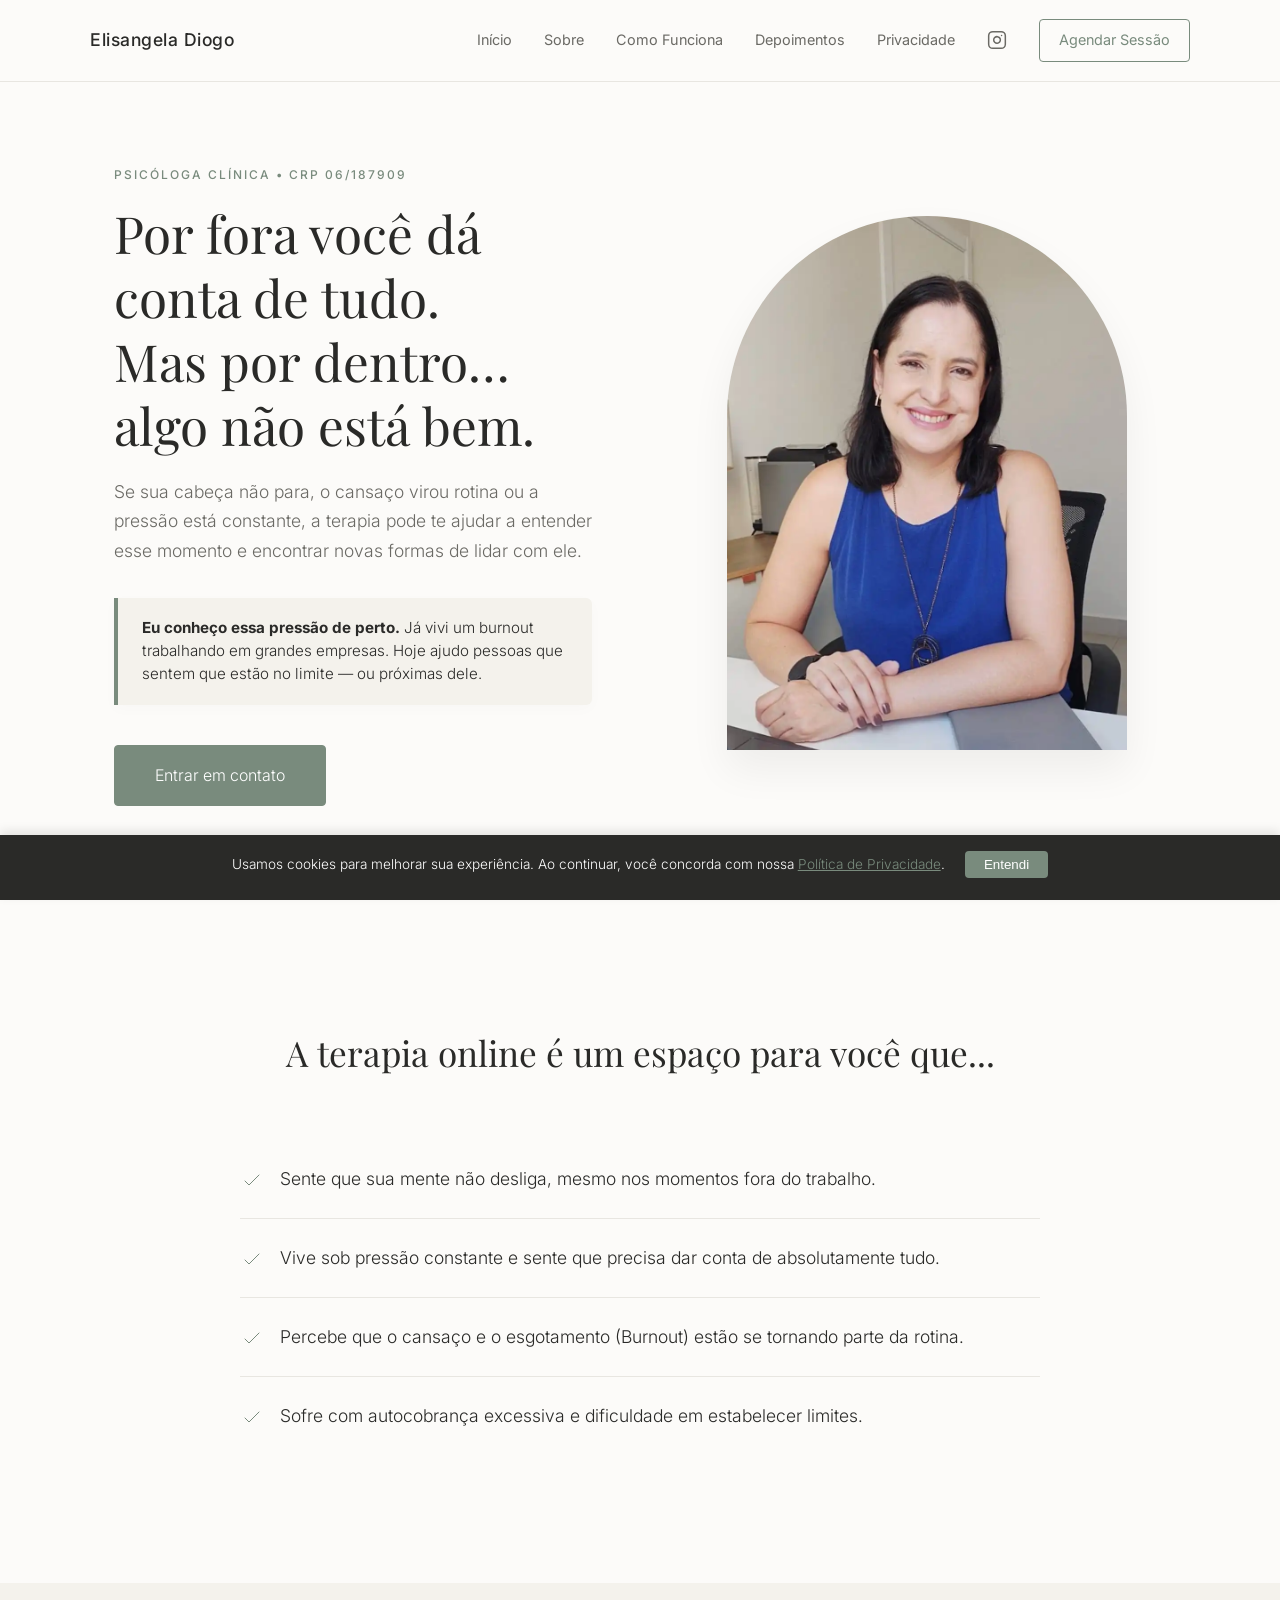
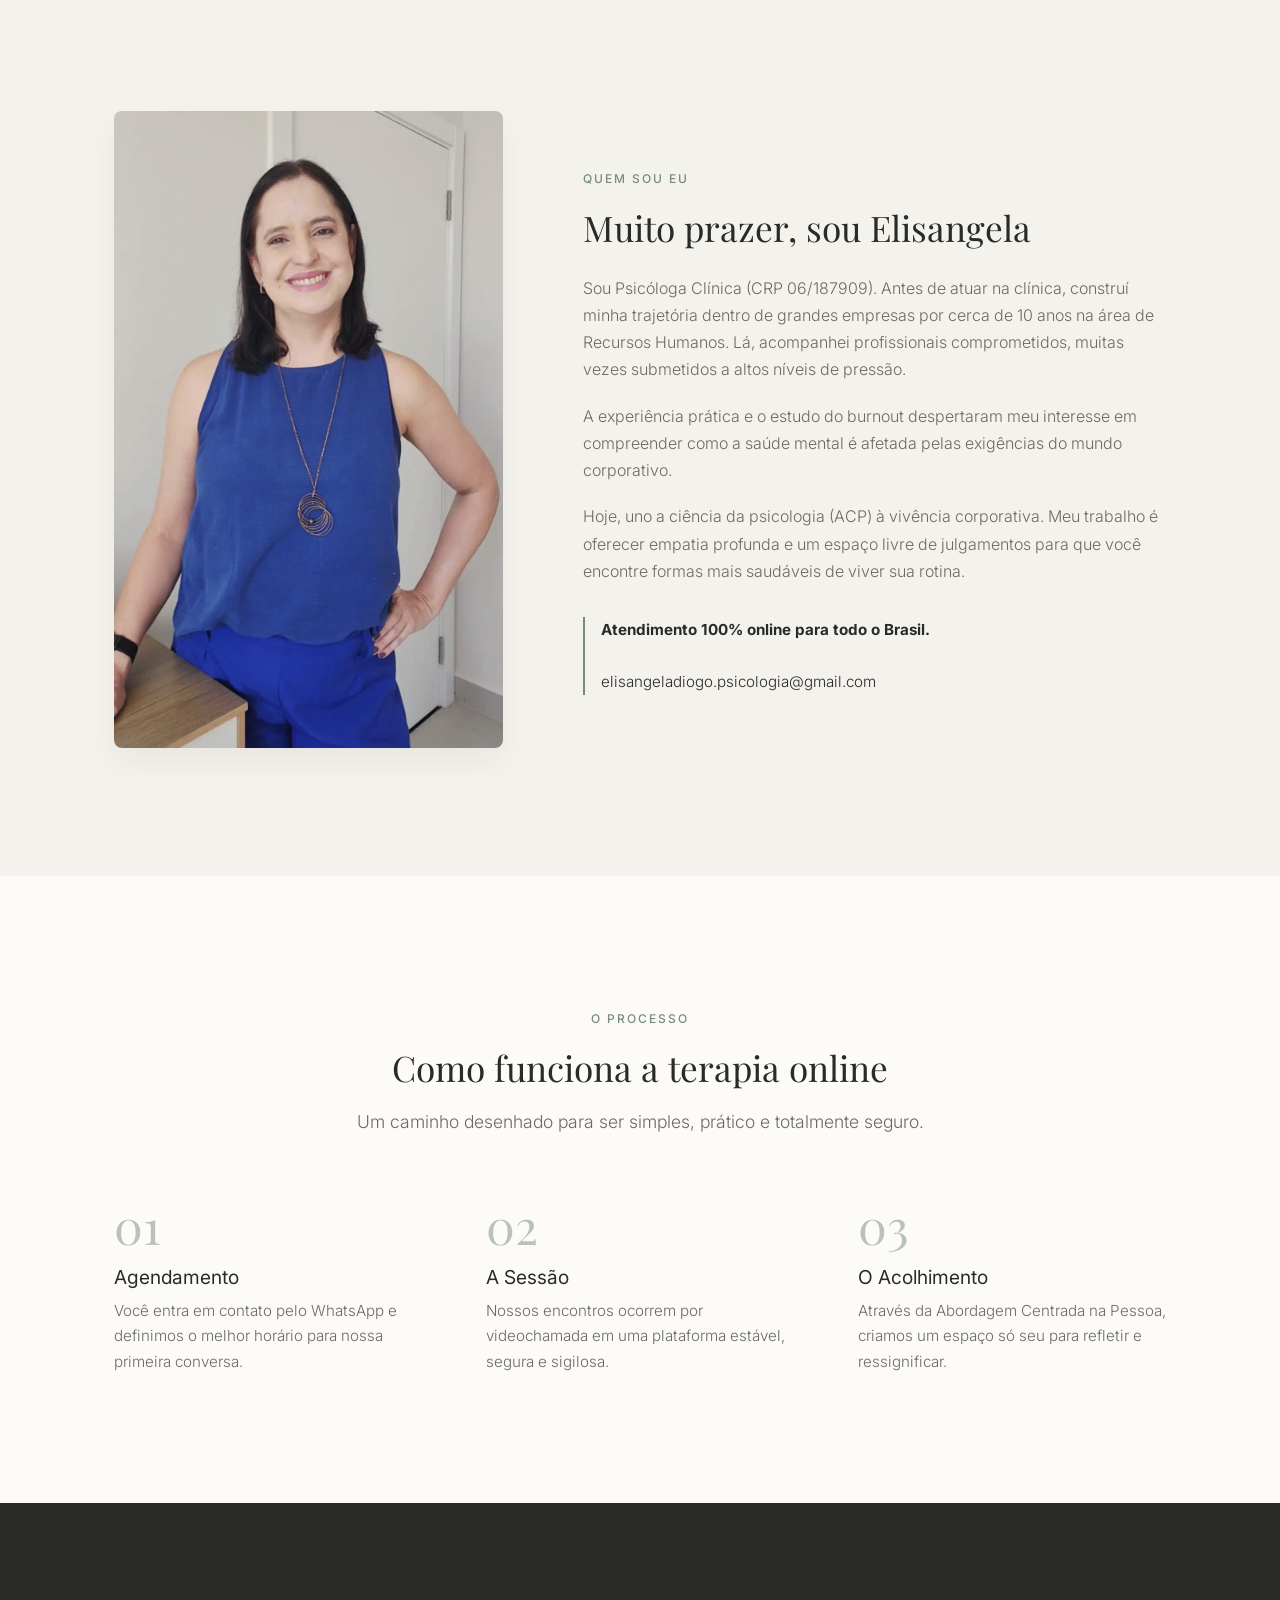
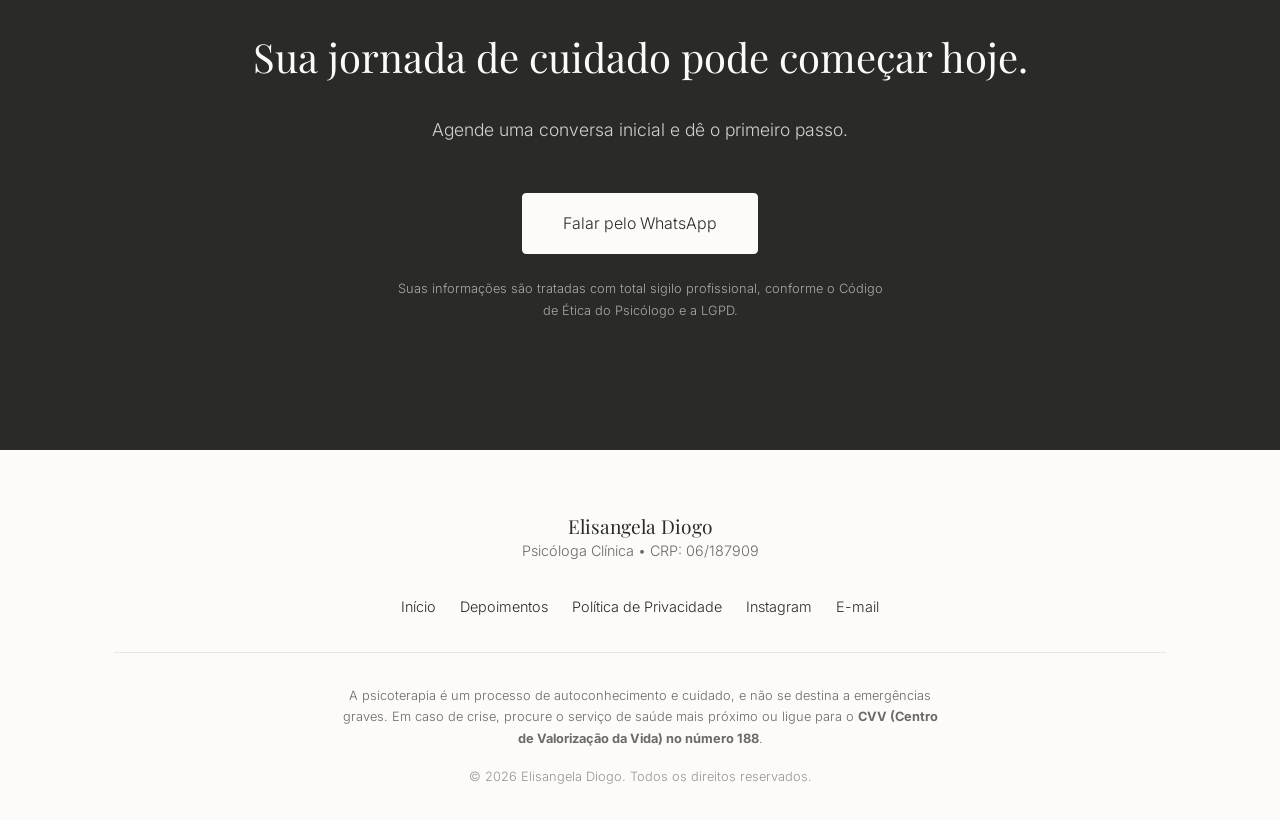
<file: index.html>
<!DOCTYPE html>
<html lang="pt-BR">
<head>
    <meta charset="UTF-8">
    <meta name="viewport" content="width=device-width, initial-scale=1.0">
    <title>Psicóloga Online | Elisangela Diogo - Terapia Humanista (ACP)</title>
    <meta name="description" content="Terapia online para mulheres que carregam o peso do dia a dia. Encontre alívio da ansiedade, insegurança e burnout. Agende sua conversa inicial agora. CRP 06/187909.">
    
    <script type="application/ld+json">
    {
      "@context": "https://schema.org",
      "@type": "MedicalBusiness",
      "name": "Elisangela Diogo - Psicologia Clínica",
      "image": "https://elisangeladiogopsicologa.com.br/img/Elisangela.webp",
      "@id": "https://elisangeladiogopsicologa.com.br",
      "url": "https://elisangeladiogopsicologa.com.br",
      "telephone": "+5511965762304",
      "address": {
        "@type": "PostalAddress",
        "addressLocality": "São Paulo",
        "addressRegion": "SP",
        "addressCountry": "BR"
      },
      "medicalSpecialty": "Psychotherapy",
      "proprietor": {
        "@type": "Person",
        "name": "Elisangela Diogo",
        "jobTitle": "Psicóloga Clínica",
        "identifier": "CRP 06/187909"
      }
    }
    </script>

    <!-- Google Tag Manager -->
    <script>(function(w,d,s,l,i){w[l]=w[l]||[];w[l].push({'gtm.start':
    new Date().getTime(),event:'gtm.js'});var f=d.getElementsByTagName(s)[0],
    j=d.createElement(s),dl=l!='dataLayer'?'&l='+l:'';j.async=true;j.src=
    'https://www.googletagmanager.com/gtm.js?id='+i+dl;f.parentNode.insertBefore(j,f);
    })(window,document,'script','dataLayer','GTM-NPBCTMJB');</script>
    <!-- End Google Tag Manager -->
    
    <link rel="icon" href="img/Elisangela.jpg" type="image/png">
    <meta property="og:type" content="website">
    <meta property="og:title" content="Psicóloga Online | Elisangela Diogo - Terapia Humanista (ACP)">
    <meta property="og:description" content="Por fora você dá conta de tudo. Mas por dentro… algo não está bem. Encontre um espaço seguro na terapia online para lidar com a pressão.">
    <meta property="og:image" content="img/Elisangela.webp"> 
    <meta property="og:url" content="https://elisangeladiogopsicologa.com.br">
    <meta name="robots" content="index, follow">
    
    <link rel="preconnect" href="https://fonts.googleapis.com">
    <link rel="preconnect" href="https://fonts.gstatic.com" crossorigin>
    <link rel="preload" as="style" href="https://fonts.googleapis.com/css2?family=Inter:wght@300;400;500;600&family=Playfair+Display:ital,wght@0,400;0,500;0,600;1,400&display=swap">
    <link rel="stylesheet" href="https://fonts.googleapis.com/css2?family=Inter:wght@300;400;500;600&family=Playfair+Display:ital,wght@0,400;0,500;0,600;1,400&display=swap" media="print" onload="this.media='all'">
    <noscript>
        <link rel="stylesheet" href="https://fonts.googleapis.com/css2?family=Inter:wght@300;400;500;600&family=Playfair+Display:ital,wght@0,400;0,500;0,600;1,400&display=swap">
    </noscript>

    <style>
        :root { 
            --bg-main: #FCFBF9;
            --bg-alt: #F4F2EC;
            --text-dark: #2A2A28;
            --text-muted: #6B6A65;
            --accent: #798B7D;
            --accent-hover: #5F6E62;
            --border-light: #E8E6E1;
            --white: #ffffff;
            --transition: all 0.4s cubic-bezier(0.25, 0.8, 0.25, 1);
        }

        * { margin: 0; padding: 0; box-sizing: border-box; }
        html { scroll-behavior: smooth; }
        
        body { 
            font-family: 'Inter', sans-serif; 
            background-color: var(--bg-main); 
            color: var(--text-dark); 
            line-height: 1.7; 
            -webkit-font-smoothing: antialiased; 
            font-weight: 300;
        }

        .font-serif { font-family: 'Playfair Display', serif; }
        .container { width: 100%; max-width: 1100px; margin: 0 auto; padding: 0 1.5rem; }

        header { 
            background: rgba(252, 251, 249, 0.9); 
            backdrop-filter: blur(12px); 
            position: fixed; 
            top: 0; left: 0; right: 0; 
            z-index: 50; 
            border-bottom: 1px solid var(--border-light);
            transition: var(--transition);
        }

        .header-content { display: flex; justify-content: space-between; align-items: center; padding: 1.2rem 0; }
        .logo { font-weight: 500; font-size: 1.1rem; color: var(--text-dark); text-decoration: none; letter-spacing: 0.5px; }

        nav.desktop-nav { display: none; gap: 2rem; align-items: center; }
        nav.desktop-nav a { 
            color: var(--text-muted); 
            text-decoration: none; 
            font-size: 0.9rem; 
            font-weight: 400; 
            transition: var(--transition); 
        }
        nav.desktop-nav a:hover, nav.desktop-nav a.active { color: var(--accent); }

        /* Estilo do Ícone Social no Header */
        .social-icon {
            display: flex;
            align-items: center;
            color: var(--text-muted);
            transition: var(--transition);
        }
        .social-icon:hover { color: var(--accent); transform: translateY(-1px); }

        .btn-outline {
            border: 1px solid var(--accent);
            color: var(--accent) !important;
            padding: 0.5rem 1.2rem;
            border-radius: 4px;
            transition: var(--transition);
        }
        .btn-outline:hover { background: var(--accent); color: var(--white) !important; }

        #menu-btn { background: none; border: none; cursor: pointer; color: var(--text-dark); display: block; }
        #mobile-menu { 
            display: none; background: var(--bg-main); padding: 2rem 1.5rem; 
            border-top: 1px solid var(--border-light); position: absolute; width: 100%; left: 0; 
            box-shadow: 0 10px 15px -3px rgba(0,0,0,0.05);
        }
        #mobile-menu.active { display: block; animation: slideDown 0.3s ease forwards; }
        #mobile-menu a { display: block; padding: 1rem 0; color: var(--text-dark); text-decoration: none; font-size: 1.1rem; border-bottom: 1px solid var(--border-light); }
        #mobile-menu .mobile-social { display: flex; gap: 1rem; padding-top: 1.5rem; justify-content: center; }

        @keyframes slideDown { from { opacity: 0; transform: translateY(-10px); } to { opacity: 1; transform: translateY(0); } }

        .btn-primary { 
            background: var(--accent); color: var(--white); padding: 1rem 2.5rem; border-radius: 4px; 
            text-decoration: none; display: inline-block; font-size: 1rem; transition: var(--transition); border: 1px solid var(--accent);
        }
        .btn-primary:hover { background: transparent; color: var(--accent); }

        .badge { color: var(--accent); font-size: 0.75rem; text-transform: uppercase; letter-spacing: 2px; font-weight: 500; display: inline-block; margin-bottom: 1rem; }

        section { padding: 8rem 0; }
        .text-center { text-align: center; }
        h1, h2, h3 { color: var(--text-dark); font-weight: 400; line-height: 1.3; }
        
        .section-header { margin-bottom: 4rem; max-width: 800px; margin-left: auto; margin-right: auto; text-align: center;}
        .section-header h2 { font-size: 2.2rem; margin-bottom: 1rem; }
        .section-header p { color: var(--text-muted); font-size: 1.1rem; }

        #inicio { padding-top: 10rem; padding-bottom: 6rem; }
        .hero-flex { display: flex; flex-direction: column; gap: 2.5rem; align-items: center; }
        .hero-text { flex: 1; text-align: center; }
        .hero-text h1 { font-size: 2rem; margin-bottom: 1rem; line-height: 1.25; }
        .hero-text > p { font-size: 1.05rem; color: var(--text-muted); max-width: 600px; margin: 0 auto 1.5rem; }

        .connection-block { background: var(--bg-alt); border-left: 4px solid var(--accent); padding: 1rem 1.2rem; border-radius: 0 6px 6px 0; margin: 0 auto 2rem; max-width: 600px; text-align: left; box-shadow: 0 4px 15px rgba(0,0,0,0.02); }
        .connection-block p { margin: 0; font-size: 0.9rem; color: var(--text-dark); line-height: 1.5; }
        
        .hero-img-cont { flex: 1; display: flex; justify-content: center; width: 100%; }
        .hero-img { 
            width: 100%; 
            max-width: 400px; 
            height: auto; 
            aspect-ratio: 3/4; 
            object-fit: cover; 
            object-position: center 20%; 
            border-radius: 200px 200px 0 0; 
            box-shadow: 0 20px 40px rgba(0,0,0,0.06); 
        }

        .minimal-list { list-style: none; max-width: 800px; margin: 0 auto; }
        .minimal-list li { padding: 1.5rem 0; border-bottom: 1px solid var(--border-light); font-size: 1.1rem; display: flex; align-items: flex-start; gap: 1rem; }
        .minimal-list li:last-child { border-bottom: none; }
        .minimal-list li svg { width: 24px; height: 24px; color: var(--accent); flex-shrink: 0; margin-top: 4px; }

        #sobre { background-color: var(--bg-alt); }
        .about-grid { display: grid; grid-template-columns: 1fr; gap: 4rem; align-items: center; }
        .about-img { width: 100%; max-width: 400px; height: auto; object-fit: cover; border-radius: 8px; margin: 0 auto; display: block; box-shadow: 0 15px 30px rgba(0,0,0,0.05); filter: sepia(10%) contrast(95%); }
        .about-text p { margin-bottom: 1.2rem; color: var(--text-muted); }

        .steps-grid { display: grid; grid-template-columns: 1fr; gap: 3rem; }
        .step-item { text-align: left; }
        .step-number { font-family: 'Playfair Display', serif; font-size: 3rem; color: var(--accent); opacity: 0.5; line-height: 1; margin-bottom: 1rem; }
        .step-item h3 { font-size: 1.2rem; margin-bottom: 0.5rem; }
        .step-item p { color: var(--text-muted); font-size: 0.95rem; }

        .testimonials-grid { display: grid; grid-template-columns: 1fr; gap: 2rem; }
        .testimonial-card { background: var(--white); padding: 2.5rem; border-radius: 8px; border: 1px solid var(--border-light); box-shadow: 0 4px 20px rgba(0,0,0,0.02); display: flex; flex-direction: column; transition: var(--transition); }
        .testimonial-card:hover { box-shadow: 0 10px 30px rgba(0,0,0,0.05); transform: translateY(-5px); }
        .quote-icon { color: var(--accent); width: 30px; height: 30px; margin-bottom: 1.5rem; opacity: 0.4; }
        .testimonial-text { font-style: italic; color: var(--text-muted); margin-bottom: 2rem; flex-grow: 1; }
        .testimonial-author { font-weight: 500; color: var(--text-dark); font-size: 0.9rem; border-top: 1px solid var(--border-light); padding-top: 1rem; }

        #contato { background: var(--text-dark); color: var(--bg-main); text-align: center; padding: 8rem 0; }
        #contato h2 { color: var(--bg-main); font-size: 2.5rem; margin-bottom: 2rem; }
        #contato .btn-primary { background: var(--bg-main); color: var(--text-dark); border-color: var(--bg-main); }
        #contato .btn-primary:hover { background: transparent; color: var(--bg-main); }
        .disclaimer { font-size: 0.8rem; color: rgba(255,255,255,0.6); margin-top: 1.5rem; max-width: 500px; margin-left: auto; margin-right: auto; }

        footer { padding: 4rem 0 2rem; text-align: center; font-size: 0.9rem; color: var(--text-muted); }
        .footer-nav { display: flex; justify-content: center; gap: 1.5rem; margin: 2rem 0; flex-wrap: wrap; }
        .footer-nav a, .footer-nav button { color: var(--text-dark); text-decoration: none; background: none; border: none; font-size: 0.9rem; cursor: pointer; font-family: inherit; }
        .footer-nav a:hover, .footer-nav button:hover { color: var(--accent); }
        .footer-bottom { border-top: 1px solid var(--border-light); padding-top: 2rem; margin-top: 2rem; font-size: 0.8rem; }
        
        #privacy-view, #depoimentos-view { display: none; padding-top: 10rem; padding-bottom: 5rem; min-height: 80vh; }
        .content-box { max-width: 700px; margin: 0 auto; }
        .content-box h1 { margin-bottom: 2rem; text-align: center; }
        .content-box p { margin-bottom: 1.5rem; color: var(--text-muted); }

        .fade-in-section { opacity: 0; transform: translateY(30px); transition: 1s ease-out; }
        .fade-in-section.is-visible { opacity: 1; transform: translateY(0); }

        #cookie-banner { position: fixed; bottom: 0; left: 0; right: 0; background: var(--text-dark); color: var(--white); padding: 1rem; text-align: center; z-index: 9999; font-size: 0.85rem; display: none; box-shadow: 0 -4px 10px rgba(0,0,0,0.1); }
        #cookie-banner p { margin: 0 0 0.5rem 0; display: inline-block; margin-right: 1rem; }
        #cookie-banner a { color: var(--accent); text-decoration: underline; }
        #cookie-banner button { background: var(--accent); color: var(--white); border: none; padding: 0.4rem 1.2rem; border-radius: 4px; cursor: pointer; font-weight: 500; }

        @media (min-width: 768px) {
            nav.desktop-nav { display: flex; }
            #menu-btn { display: none; }
            .hero-flex { flex-direction: row; text-align: left; gap: 4rem; }
            .hero-text { text-align: left; padding-right: 2rem; }
            .hero-text h1 { font-size: 3.2rem; margin-bottom: 1.2rem; }
            .hero-text > p { margin: 0 0 2rem 0; font-size: 1.1rem; }
            .connection-block { margin: 0 0 2.5rem 0; padding: 1.2rem 1.5rem; }
            .connection-block p { font-size: 0.95rem; }
            .about-grid { grid-template-columns: 4fr 6fr; gap: 5rem; }
            .steps-grid { grid-template-columns: repeat(3, 1fr); gap: 4rem; }
            .testimonials-grid { grid-template-columns: repeat(3, 1fr); }
        }
    </style>
</head>
<body>

    <!-- Google Tag Manager (noscript) -->
    <noscript><iframe src="https://www.googletagmanager.com/ns.html?id=GTM-NPBCTMJB" height="0" width="0" style="display:none;visibility:hidden"></iframe></noscript>
    
    <header id="main-header">
        <div class="container header-content">
            <a href="#inicio" class="logo" aria-label="Voltar à página inicial">Elisangela Diogo</a>
            
            <nav class="desktop-nav">
                <a href="#inicio">Início</a>
                <a href="#sobre">Sobre</a>
                <a href="#como-funciona">Como Funciona</a>
                <a href="#depoimentos">Depoimentos</a>
                <a href="#privacidade">Privacidade</a>
                
                <a href="https://www.instagram.com/elisangeladiogopsi/" target="_blank" rel="noopener noreferrer" class="social-icon" aria-label="Siga no Instagram">
                    <svg width="20" height="20" viewBox="0 0 24 24" fill="none" stroke="currentColor" stroke-width="1.8" stroke-linecap="round" stroke-linejoin="round"><rect x="2" y="2" width="20" height="20" rx="5" ry="5"></rect><path d="M16 11.37A4 4 0 1 1 12.63 8 4 4 0 0 1 16 11.37z"></path><line x1="17.5" y1="6.5" x2="17.51" y2="6.5"></line></svg>
                </a>

                <a href="https://wa.me/5511965762304" target="_blank" rel="noopener noreferrer" class="btn-outline" aria-label="Agendar sessão de terapia pelo WhatsApp">Agendar Sessão</a>
            </nav>

            <button id="menu-btn" aria-label="Abrir menu de navegação">
                <svg width="24" height="24" fill="none" stroke="currentColor" stroke-width="1.5" viewBox="0 0 24 24"><path d="M4 6h16M4 12h16M4 18h16"></path></svg>
            </button>
        </div>
        
        <div id="mobile-menu">
            <a href="#inicio" onclick="closeMenu();">Início</a>
            <a href="#sobre" onclick="closeMenu();">Sobre Mim</a>
            <a href="#como-funciona" onclick="closeMenu();">Como Funciona</a>
            <a href="#depoimentos" onclick="closeMenu();">Depoimentos</a>
            <a href="#privacidade" onclick="closeMenu();">Privacidade</a>
            <a href="https://wa.me/5511965762304" target="_blank" rel="noopener noreferrer" style="color: var(--accent); font-weight: 500;" aria-label="Agendar sessão de terapia pelo WhatsApp">Agendar no WhatsApp</a>
            
            <div class="mobile-social">
                <a href="https://www.instagram.com/elisangeladiogopsi/" target="_blank" rel="noopener noreferrer" class="social-icon" style="display:inline-flex;">
                    <svg width="24" height="24" viewBox="0 0 24 24" fill="none" stroke="currentColor" stroke-width="1.8" stroke-linecap="round" stroke-linejoin="round"><rect x="2" y="2" width="20" height="20" rx="5" ry="5"></rect><path d="M16 11.37A4 4 0 1 1 12.63 8 4 4 0 0 1 16 11.37z"></path><line x1="17.5" y1="6.5" x2="17.51" y2="6.5"></line></svg>
                </a>
            </div>
        </div>
    </header>

    <main id="main-view">
        <section id="inicio">
            <div class="container">
                <div class="hero-flex fade-in-section">
                    <div class="hero-text">
                        <span class="badge">Psicóloga Clínica • CRP 06/187909</span>
                        <h1 class="font-serif">Por fora você dá conta de tudo.<br>Mas por dentro… algo não está bem.</h1>
                        <p>Se sua cabeça não para, o cansaço virou rotina ou a pressão está constante, a terapia pode te ajudar a entender esse momento e encontrar novas formas de lidar com ele.</p>
                        <div class="connection-block">
                            <p><strong>Eu conheço essa pressão de perto.</strong> Já vivi um burnout trabalhando em grandes empresas. Hoje ajudo pessoas que sentem que estão no limite — ou próximas dele.</p>
                        </div>
                        <a href="https://wa.me/5511965762304" target="_blank" rel="noopener noreferrer" class="btn-primary" aria-label="Entrar em contacto com a psicóloga pelo WhatsApp">Entrar em contato</a>
                    </div>
                    <div class="hero-img-cont">
                        <img src="img/Elisangela.webp" alt="Elisangela Diogo" class="hero-img" width="400" height="533" fetchpriority="high" onerror="this.src='https://images.unsplash.com/photo-1573496359142-b8d87734a5a2?auto=format&fit=crop&q=80&w=600'; this.onerror='';">
                    </div>
                </div>
            </div>
        </section>

        <section id="para-quem" class="fade-in-section">
            <div class="container">
                <div class="section-header">
                    <h2 class="font-serif">A terapia online é um espaço para você que...</h2>
                </div>
                <ul class="minimal-list">
                    <li><svg fill="none" stroke="currentColor" viewBox="0 0 24 24"><path stroke-linecap="round" stroke-linejoin="round" d="M5 13l4 4L19 7"></path></svg>Sente que sua mente não desliga, mesmo nos momentos fora do trabalho.</li>
                    <li><svg fill="none" stroke="currentColor" viewBox="0 0 24 24"><path stroke-linecap="round" stroke-linejoin="round" d="M5 13l4 4L19 7"></path></svg>Vive sob pressão constante e sente que precisa dar conta de absolutamente tudo.</li>
                    <li><svg fill="none" stroke="currentColor" viewBox="0 0 24 24"><path stroke-linecap="round" stroke-linejoin="round" d="M5 13l4 4L19 7"></path></svg>Percebe que o cansaço e o esgotamento (Burnout) estão se tornando parte da rotina.</li>
                    <li><svg fill="none" stroke="currentColor" viewBox="0 0 24 24"><path stroke-linecap="round" stroke-linejoin="round" d="M5 13l4 4L19 7"></path></svg>Sofre com autocobrança excessiva e dificuldade em estabelecer limites.</li>
                </ul>
            </div>
        </section>

        <section id="sobre">
            <div class="container">
                <div class="about-grid fade-in-section">
                    <div><img src="img/perfil.webp" alt="Elisangela Diogo - Sobre mim" class="about-img" width="400" height="550" loading="lazy" onerror="this.src='https://images.unsplash.com/photo-1544005313-94ddf0286df2?auto=format&fit=crop&q=80&w=600'; this.onerror='';"></div>
                    <div class="about-text">
                        <span class="badge">Quem Sou Eu</span>
                        <h2 class="font-serif" style="font-size: 2.2rem; margin-bottom: 1.5rem;">Muito prazer, sou Elisangela</h2>
                        <p>Sou Psicóloga Clínica (CRP 06/187909). Antes de atuar na clínica, construí minha trajetória dentro de grandes empresas por cerca de 10 anos na área de Recursos Humanos. Lá, acompanhei profissionais comprometidos, muitas vezes submetidos a altos níveis de pressão.</p>
                        <p>A experiência prática e o estudo do burnout despertaram meu interesse em compreender como a saúde mental é afetada pelas exigências do mundo corporativo.</p>
                        <p>Hoje, uno a ciência da psicologia (ACP) à vivência corporativa. Meu trabalho é oferecer empatia profunda e um espaço livre de julgamentos para que você encontre formas mais saudáveis de viver sua rotina.</p>
                        <div style="margin-top: 2rem; padding-left: 1rem; border-left: 2px solid var(--accent);"><p style="margin: 0; font-size: 0.95rem; color: var(--text-dark);"><strong>Atendimento 100% online para todo o Brasil.</strong><br><br>elisangeladiogo.psicologia@gmail.com</p></div>
                    </div>
                </div>
            </div>
        </section>

        <section id="como-funciona" class="fade-in-section">
            <div class="container">
                <div class="section-header">
                    <span class="badge">O Processo</span>
                    <h2 class="font-serif">Como funciona a terapia online</h2>
                    <p>Um caminho desenhado para ser simples, prático e totalmente seguro.</p>
                </div>
                <div class="steps-grid">
                    <div class="step-item"><div class="step-number">01</div><h3>Agendamento</h3><p>Você entra em contato pelo WhatsApp e definimos o melhor horário para nossa primeira conversa.</p></div>
                    <div class="step-item"><div class="step-number">02</div><h3>A Sessão</h3><p>Nossos encontros ocorrem por videochamada em uma plataforma estável, segura e sigilosa.</p></div>
                    <div class="step-item"><div class="step-number">03</div><h3>O Acolhimento</h3><p>Através da Abordagem Centrada na Pessoa, criamos um espaço só seu para refletir e ressignificar.</p></div>
                </div>
            </div>
        </section>

        <section id="contato" class="fade-in-section">
            <div class="container">
                <h2 class="font-serif">Sua jornada de cuidado pode começar hoje.</h2>
                <p style="margin-bottom: 3rem; font-size: 1.1rem; opacity: 0.8;">Agende uma conversa inicial e dê o primeiro passo.</p>
                <a href="https://wa.me/5511965762304" target="_blank" rel="noopener noreferrer" class="btn-primary" aria-label="Iniciar contacto pelo WhatsApp">Falar pelo WhatsApp</a>
                <p class="disclaimer">Suas informações são tratadas com total sigilo profissional, conforme o Código de Ética do Psicólogo e a LGPD.</p>
            </div>
        </section>
    </main>

    <main id="depoimentos-view">
        <section class="fade-in-section">
            <div class="container">
                <div class="section-header">
                    <span class="badge">Relatos</span>
                    <h2 class="font-serif">Histórias de quem já passou por aqui</h2>
                    <p>Experiências reais de pacientes que reencontraram o equilíbrio e a leveza na rotina através da psicoterapia.</p>
                </div>
                <div class="testimonials-grid">
                    <div class="testimonial-card">
                        <svg class="quote-icon" fill="currentColor" viewBox="0 0 24 24"><path d="M14.017 21v-7.391c0-5.704 3.731-9.57 8.983-10.609l.995 2.151c-2.432.917-3.995 3.638-3.995 5.849h4v10h-9.983zm-14.017 0v-7.391c0-5.704 3.748-9.57 9-10.609l.996 2.151c-2.433.917-3.996 3.638-3.996 5.849h3.983v10h-9.983z"/></svg>
                        <p class="testimonial-text">"A terapia me salvou e me salva todo dia. Obrigada por ser tão gentil e paciente a cada sessão... no mundo lá fora já somos tão cobrados que precisamos de alguém que nos acolha e nos auxilie a descobrir o que estamos sentindo."</p>
                        <p class="testimonial-author">— A. C. B.</p>
                    </div>
                    <div class="testimonial-card">
                        <svg class="quote-icon" fill="currentColor" viewBox="0 0 24 24"><path d="M14.017 21v-7.391c0-5.704 3.731-9.57 8.983-10.609l.995 2.151c-2.432.917-3.995 3.638-3.995 5.849h4v10h-9.983zm-14.017 0v-7.391c0-5.704 3.748-9.57 9-10.609l.996 2.151c-2.433.917-3.996 3.638-3.996 5.849h3.983v10h-9.983z"/></svg>
                        <p class="testimonial-text">"A Eli é uma profissional incrível que me ajudou a passar por diversos processos na minha vida profissional, acadêmica e pessoal. É um ser humano empático que se empenha 300% para te ajudar sempre, tanto nos momentos felizes quanto nos mais difíceis."</p>
                        <p class="testimonial-author">— M. S. R. L.</p>
                    </div>
                    <div class="testimonial-card">
                        <svg class="quote-icon" fill="currentColor" viewBox="0 0 24 24"><path d="M14.017 21v-7.391c0-5.704 3.731-9.57 8.983-10.609l.995 2.151c-2.432.917-3.995 3.638-3.995 5.849h4v10h-9.983zm-14.017 0v-7.391c0-5.704 3.748-9.57 9-10.609l.996 2.151c-2.433.917-3.996 3.638-3.996 5.849h3.983v10h-9.983z"/></svg>
                        <p class="testimonial-text">"Você participou de uma importante etapa da minha vida e soube me dar muito alento, muito carinho. Você é uma psicóloga incrível e uma pessoa boa, bacana e que transmite muita confiança!! Que Deus te abençoe sempre!"</p>
                        <p class="testimonial-author">— J. F. M.</p>
                    </div>
                </div>
                <div class="text-center" style="margin-top: 4rem;"><a href="https://wa.me/5511965762304" target="_blank" rel="noopener noreferrer" class="btn-primary" aria-label="Agendar conversa inicial pelo WhatsApp">Agendar minha conversa inicial</a></div>
            </div>
        </section>
    </main>

    <main id="privacy-view">
        <div class="container">
            <div class="content-box fade-in-section">
                <h1 class="font-serif">Política de Privacidade</h1>
                <p style="text-align: center; font-size: 0.9rem; margin-top: -1.5rem; margin-bottom: 3rem;">Última atualização: fevereiro de 2026</p>
                <p>O site <strong>elisangeladiogopsicologa.com.br</strong> é de responsabilidade de Elisangela Diogo – Psicóloga Clínica (CRP 06/187909).</p>
                <p><strong>Segurança e Dados Sensíveis:</strong> Este site não solicita dados sensíveis como senhas, números de cartão de crédito ou informações bancárias.</p>
                <p><strong>Uso de Informações:</strong> Caso o visitante forneça nome, e-mail ou telefone para contato (através de links para WhatsApp ou e-mail), essas informações são utilizadas exclusivamente para comunicação profissional e agendamento de consultas, não sendo compartilhadas com terceiros sob nenhuma hipótese.</p>
                <p><strong>Cookies e Rastreamento:</strong> O site pode utilizar cookies e ferramentas como Google Analytics ou Google Tag Manager puramente para fins estatísticos e melhoria da navegação do usuário.</p>
                <p><strong>Legislação:</strong> O tratamento de dados observa integralmente a Lei Geral de Proteção de Dados (Lei nº 13.709/2018) e o rigoroso sigilo estabelecido pelo Conselho Federal de Psicologia.</p>
                <div style="margin-top: 4rem; padding-top: 2rem; border-top: 1px solid var(--border-light); text-align: center;"><p style="color: var(--text-dark);"><strong>Dúvidas podem ser encaminhadas para:</strong><br><br>elisangeladiogo.psicologia@gmail.com<br><br>São Paulo – SP</p></div>
            </div>
        </div>
    </main>

    <footer>
        <div class="container">
            <h3 class="font-serif" style="font-size: 1.2rem; color: var(--text-dark);">Elisangela Diogo</h3>
            <p>Psicóloga Clínica • CRP: 06/187909</p>
            <div class="footer-nav">
                <a href="#inicio">Início</a>
                <a href="#depoimentos">Depoimentos</a>
                <a href="#privacidade">Política de Privacidade</a>
                <a href="https://www.instagram.com/elisangeladiogopsi/" target="_blank" rel="noopener noreferrer" aria-label="Visitar a página de Instagram de Elisangela Diogo">Instagram</a>
                <a href="mailto:elisangeladiogo.psicologia@gmail.com" aria-label="Enviar um e-mail para Elisangela Diogo">E-mail</a>
            </div>
            <div class="footer-bottom">
                <p style="max-width: 600px; margin: 0 auto 1rem;">A psicoterapia é um processo de autoconhecimento e cuidado, e não se destina a emergências graves. Em caso de crise, procure o serviço de saúde mais próximo ou ligue para o <strong>CVV (Centro de Valorização da Vida) no número 188</strong>.</p>
                <p style="opacity: 0.7;">&copy; 2026 Elisangela Diogo. Todos os direitos reservados.</p>
            </div>
        </div>
    </footer>

    <div id="cookie-banner">
        <p>Usamos cookies para melhorar sua experiência. Ao continuar, você concorda com nossa <a href="#privacidade">Política de Privacidade</a>.</p>
        <button onclick="acceptCookies()">Entendi</button>
    </div>

    <script>
        const menuBtn = document.getElementById('menu-btn');
        const mobileMenu = document.getElementById('mobile-menu');
        menuBtn.addEventListener('click', () => { mobileMenu.classList.toggle('active'); });
        function closeMenu() { mobileMenu.classList.remove('active'); }

        function handleRouting() {
            const hash = window.location.hash || '#inicio';
            const mainView = document.getElementById('main-view');
            const privacyView = document.getElementById('privacy-view');
            const depoimentosView = document.getElementById('depoimentos-view');
            
            mainView.style.display = 'none';
            privacyView.style.display = 'none';
            depoimentosView.style.display = 'none';

            if (hash === '#privacidade') {
                privacyView.style.display = 'block';
                window.scrollTo(0, 0);
            } else if (hash === '#depoimentos') {
                depoimentosView.style.display = 'block';
                window.scrollTo(0, 0);
            } else {
                mainView.style.display = 'block';
                if (hash === '#inicio') window.scrollTo(0, 0); 
            }
            observeElements();
        }

        window.addEventListener('hashchange', handleRouting);

        function observeElements() {
            const sections = document.querySelectorAll('.fade-in-section');
            const observer = new IntersectionObserver(entries => {
                entries.forEach(entry => {
                    if (entry.isIntersecting) {
                        entry.target.classList.add('is-visible');
                        observer.unobserve(entry.target);
                    }
                });
            }, { threshold: 0.15 });
            sections.forEach(s => { s.classList.remove('is-visible'); observer.observe(s); });
        }

        function acceptCookies() { localStorage.setItem('cookieConsent', 'true'); document.getElementById('cookie-banner').style.display = 'none'; }
        document.addEventListener('DOMContentLoaded', () => {
            handleRouting();
            if (!localStorage.getItem('cookieConsent')) { document.getElementById('cookie-banner').style.display = 'block'; }
        });
    </script>
</body>
</html>
</file>
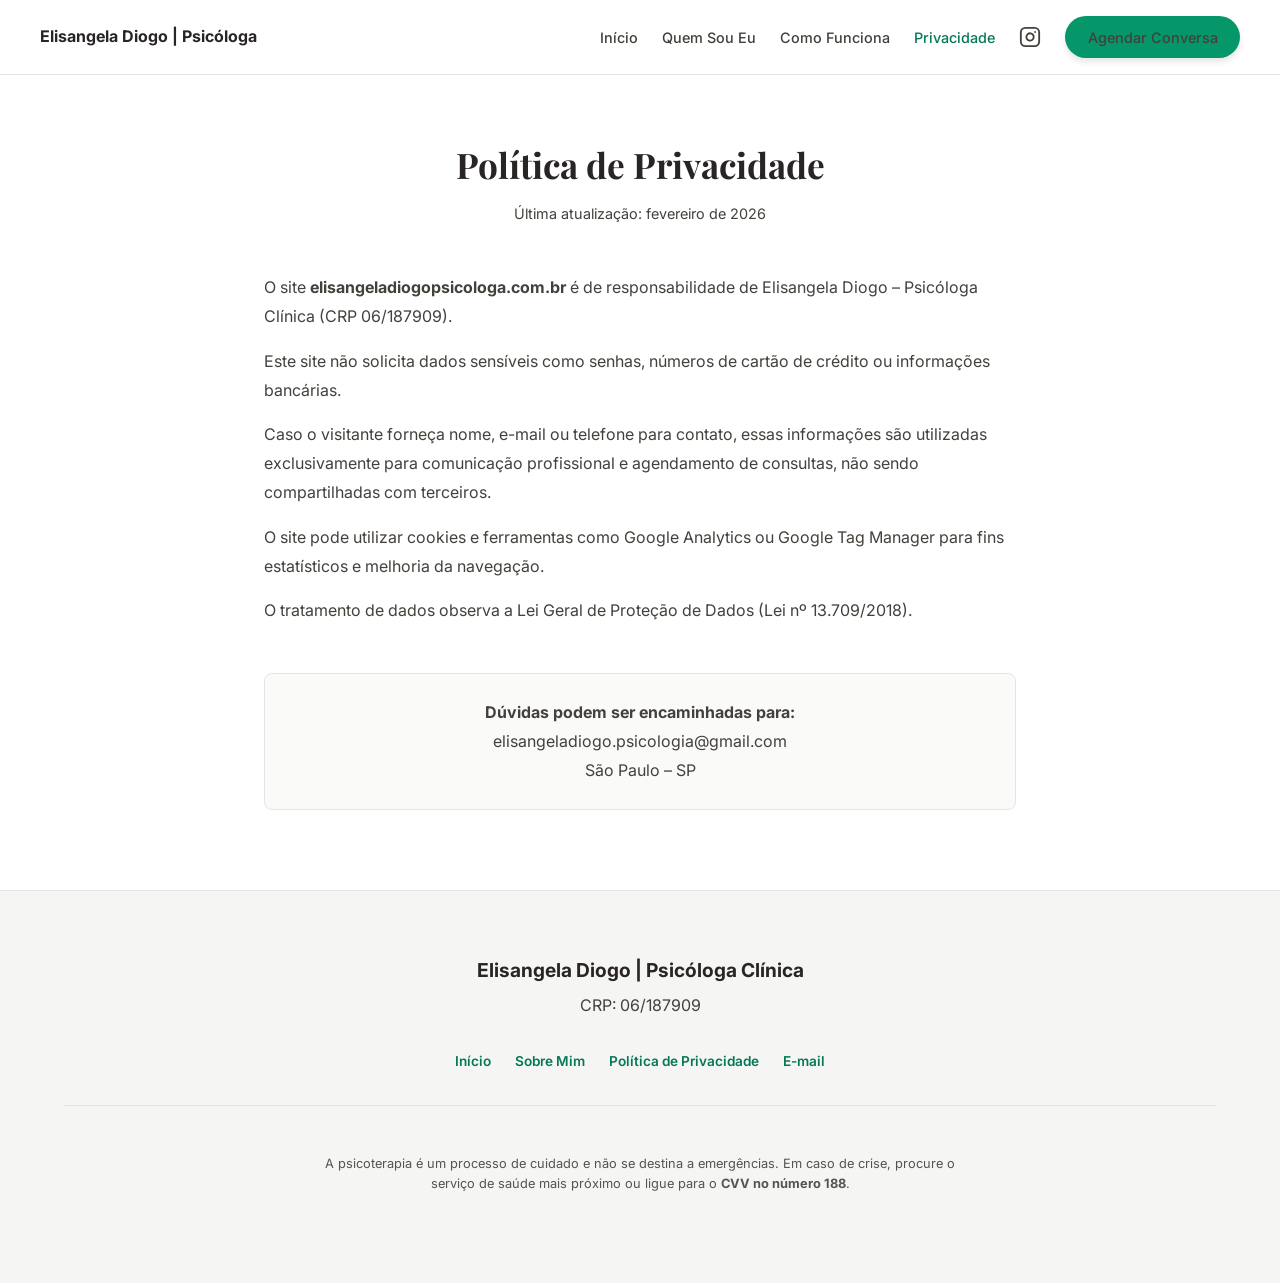
<file: politica-de-privacidade.html>
<!DOCTYPE html>
<html lang="pt-BR">
<head>
    <meta charset="UTF-8">
    <meta name="viewport" content="width=device-width, initial-scale=1.0">
    <title>Política de Privacidade | Elisangela Diogo</title>
    
    <link rel="icon" href="img/Elisangela.jpg" type="image/png">
    <link rel="preconnect" href="https://fonts.googleapis.com">
    <link rel="preconnect" href="https://fonts.gstatic.com" crossorigin>
    <link href="https://fonts.googleapis.com/css2?family=Inter:wght@400;500;700&family=Playfair+Display:wght@400;500;700&display=swap" rel="stylesheet">
    <link rel="stylesheet" href="style.css">
</head>
<body>
    <header>
        <div class="container header-content">
            <a href="index.html" class="logo">Elisangela Diogo | Psicóloga</a>
            <nav class="desktop-nav">
                <a href="index.html">Início</a>
                <a href="sobre.html">Quem Sou Eu</a>
                <a href="index.html#como-funciona">Como Funciona</a>
                <a href="politica-de-privacidade.html" style="color: var(--emerald-700);">Privacidade</a>
                <a href="https://www.instagram.com/elisangeladiogopsi/" target="_blank" class="instagram-icon" aria-label="Instagram">
                    <svg width="22" height="22" viewBox="0 0 24 24" fill="none" stroke="currentColor" stroke-width="2" stroke-linecap="round" stroke-linejoin="round"><rect x="2" y="2" width="20" height="20" rx="5" ry="5"></rect><path d="M16 11.37A4 4 0 1 1 12.63 8 4 4 0 0 1 16 11.37z"></path><line x1="17.5" y1="6.5" x2="17.51" y2="6.5"></line></svg>
                </a>
                <a href="https://wa.me/5511965762304" target="_blank" class="contact-cta">Agendar Conversa</a>
            </nav>
            <button id="menu-btn" style="background:none; border:none; cursor:pointer; color: var(--stone-800);">
                <svg width="28" height="28" fill="none" stroke="currentColor" stroke-width="2" viewBox="0 0 24 24"><path d="M4 6h16M4 12h16M4 18h16"></path></svg>
            </button>
        </div>
        <div id="mobile-menu">
            <a href="index.html">Início</a>
            <a href="sobre.html">Quem Sou Eu</a>
            <a href="index.html#como-funciona">Como Funciona</a>
            <a href="politica-de-privacidade.html">Privacidade</a>
            <a href="https://wa.me/5511965762304" target="_blank" class="contact-cta" style="margin-top:1rem">Agendar Conversa</a>
        </div>
    </header>

    <main class="page-interna fade-in-section">
        <div class="container content-box">
            <h1 class="font-serif" style="font-size: 2.2rem; margin-bottom: 1rem; text-align: center;">Política de Privacidade</h1>
            <p style="margin-bottom: 3rem; text-align: center; color: var(--stone-500); font-size: 0.9rem;">Última atualização: fevereiro de 2026</p>
            
            <div style="color: var(--stone-700); line-height: 1.8;">
                <p style="margin-bottom: 1rem;">O site <strong>elisangeladiogopsicologa.com.br</strong> é de responsabilidade de Elisangela Diogo – Psicóloga Clínica (CRP 06/187909).</p>
                <p style="margin-bottom: 1rem;">Este site não solicita dados sensíveis como senhas, números de cartão de crédito ou informações bancárias.</p>
                <p style="margin-bottom: 1rem;">Caso o visitante forneça nome, e-mail ou telefone para contato, essas informações são utilizadas exclusivamente para comunicação profissional e agendamento de consultas, não sendo compartilhadas com terceiros.</p>
                <p style="margin-bottom: 1rem;">O site pode utilizar cookies e ferramentas como Google Analytics ou Google Tag Manager para fins estatísticos e melhoria da navegação.</p>
                <p style="margin-bottom: 1rem;">O tratamento de dados observa a Lei Geral de Proteção de Dados (Lei nº 13.709/2018).</p>
                
                <p style="margin-top: 3rem; background: var(--stone-50); padding: 1.5rem; border-radius: 0.5rem; text-align: center; border: 1px solid var(--stone-200);">
                    <strong>Dúvidas podem ser encaminhadas para:</strong><br>
                    elisangeladiogo.psicologia@gmail.com<br>
                    São Paulo – SP
                </p>
            </div>
        </div>
    </main>

    <footer>
        <div class="container">
            <p style="font-weight: 700; font-size: 1.2rem; color: var(--stone-800); margin-bottom: 0.5rem;">Elisangela Diogo | Psicóloga Clínica</p>
            <p>CRP: 06/187909</p>
            <div class="footer-nav">
                <a href="index.html">Início</a>
                <a href="sobre.html">Sobre Mim</a>
                <a href="politica-de-privacidade.html">Política de Privacidade</a>
                <a href="mailto:elisangeladiogo.psicologia@gmail.com">E-mail</a>
            </div>
            <div style="border-top: 1px solid var(--stone-200); padding-top: 3rem; margin-top: 2rem;">
                <p style="font-size: 0.8rem; color: var(--stone-600); max-width: 650px; margin: 0 auto 2.5rem; line-height: 1.6;">A psicoterapia é um processo de cuidado e não se destina a emergências. Em caso de crise, procure o serviço de saúde mais próximo ou ligue para o <strong>CVV no número 188</strong>.</p>
            </div>
        </div>
    </footer>

    <script>
        document.addEventListener('DOMContentLoaded', function() {
            const menuBtn = document.getElementById('menu-btn');
            const mobileMenu = document.getElementById('mobile-menu');
            const mobileLinks = mobileMenu.querySelectorAll('a');
            
            menuBtn.addEventListener('click', () => mobileMenu.classList.toggle('active'));
            mobileLinks.forEach(link => link.addEventListener('click', () => mobileMenu.classList.remove('active')));
            
            setTimeout(() => document.querySelector('.fade-in-section').classList.add('is-visible'), 100);
        });
    </script>
</body>
</html>
</file>
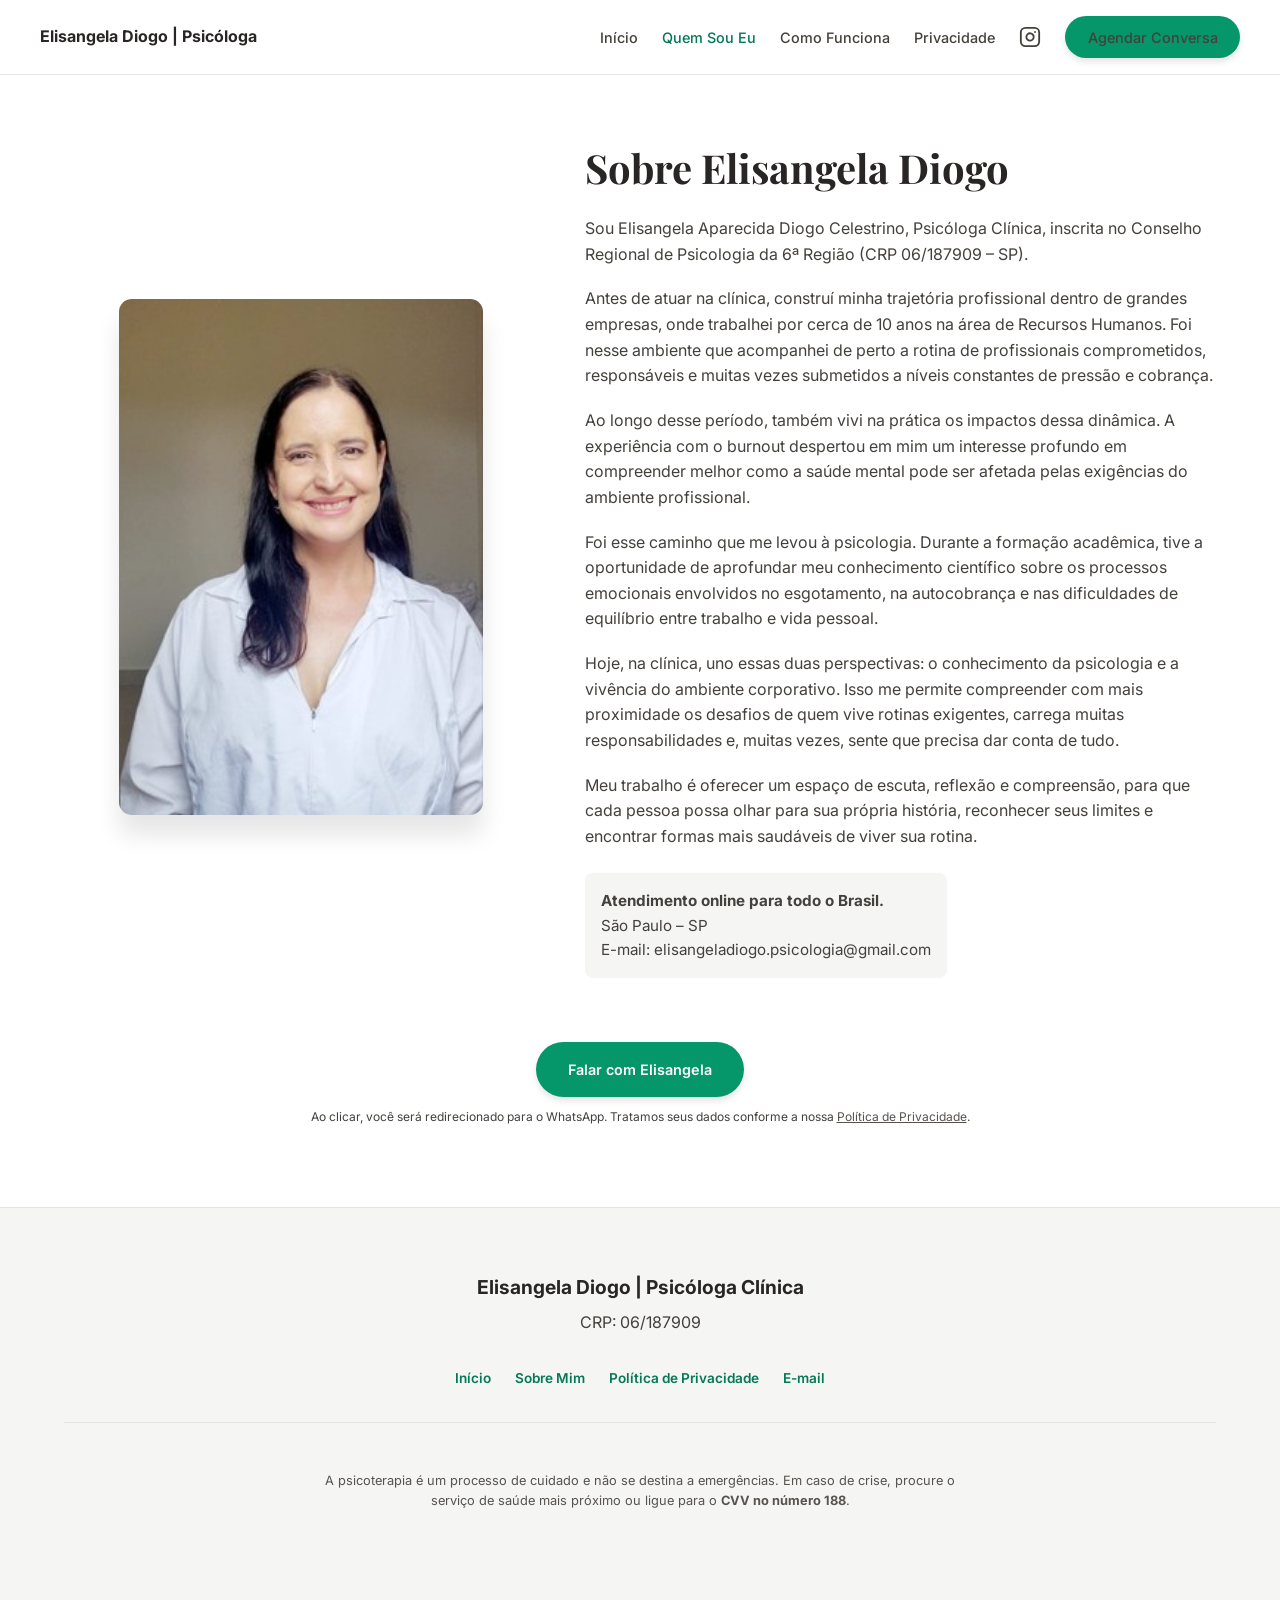
<file: sobre.html>
<!DOCTYPE html>
<html lang="pt-BR">
<head>
    <meta charset="UTF-8">
    <meta name="viewport" content="width=device-width, initial-scale=1.0">
    <title>Sobre Mim | Elisangela Diogo</title>
    
    <link rel="icon" href="img/Elisangela.jpg" type="image/png">
    <link rel="preconnect" href="https://fonts.googleapis.com">
    <link rel="preconnect" href="https://fonts.gstatic.com" crossorigin>
    <link href="https://fonts.googleapis.com/css2?family=Inter:wght@400;500;700&family=Playfair+Display:wght@400;500;700&display=swap" rel="stylesheet">
    <link rel="stylesheet" href="style.css">
</head>
<body>
    <header>
        <div class="container header-content">
            <a href="index.html" class="logo">Elisangela Diogo | Psicóloga</a>
            <nav class="desktop-nav">
                <a href="index.html">Início</a>
                <a href="sobre.html" style="color: var(--emerald-700);">Quem Sou Eu</a>
                <a href="index.html#como-funciona">Como Funciona</a>
                <a href="politica-de-privacidade.html">Privacidade</a>
                <a href="https://www.instagram.com/elisangeladiogopsi/" target="_blank" class="instagram-icon" aria-label="Instagram">
                    <svg width="22" height="22" viewBox="0 0 24 24" fill="none" stroke="currentColor" stroke-width="2" stroke-linecap="round" stroke-linejoin="round"><rect x="2" y="2" width="20" height="20" rx="5" ry="5"></rect><path d="M16 11.37A4 4 0 1 1 12.63 8 4 4 0 0 1 16 11.37z"></path><line x1="17.5" y1="6.5" x2="17.51" y2="6.5"></line></svg>
                </a>
                <a href="https://wa.me/5511965762304" target="_blank" class="contact-cta">Agendar Conversa</a>
            </nav>
            <button id="menu-btn" style="background:none; border:none; cursor:pointer; color: var(--stone-800);">
                <svg width="28" height="28" fill="none" stroke="currentColor" stroke-width="2" viewBox="0 0 24 24"><path d="M4 6h16M4 12h16M4 18h16"></path></svg>
            </button>
        </div>
        <div id="mobile-menu">
            <a href="index.html">Início</a>
            <a href="sobre.html">Quem Sou Eu</a>
            <a href="index.html#como-funciona">Como Funciona</a>
            <a href="politica-de-privacidade.html">Privacidade</a>
            <a href="https://wa.me/5511965762304" target="_blank" class="contact-cta" style="margin-top:1rem">Agendar Conversa</a>
        </div>
    </header>

    <main class="page-interna fade-in-section">
        <div class="container">
            <div class="about-grid">
                <div style="text-align: center;"><img src="img/perfil.jpg" alt="Elisangela Diogo" class="about-img"></div>
                <div>
                    <h1 class="font-serif" style="font-size: 2.5rem; margin-bottom: 1.5rem;">Sobre Elisangela Diogo</h1>
                    <p style="margin-bottom: 1.2rem;">Sou Elisangela Aparecida Diogo Celestrino, Psicóloga Clínica, inscrita no Conselho Regional de Psicologia da 6ª Região (CRP 06/187909 – SP).</p>
                    <p style="margin-bottom: 1.2rem;">Antes de atuar na clínica, construí minha trajetória profissional dentro de grandes empresas, onde trabalhei por cerca de 10 anos na área de Recursos Humanos. Foi nesse ambiente que acompanhei de perto a rotina de profissionais comprometidos, responsáveis e muitas vezes submetidos a níveis constantes de pressão e cobrança.</p>
                    <p style="margin-bottom: 1.2rem;">Ao longo desse período, também vivi na prática os impactos dessa dinâmica. A experiência com o burnout despertou em mim um interesse profundo em compreender melhor como a saúde mental pode ser afetada pelas exigências do ambiente profissional.</p>
                    <p style="margin-bottom: 1.2rem;">Foi esse caminho que me levou à psicologia. Durante a formação acadêmica, tive a oportunidade de aprofundar meu conhecimento científico sobre os processos emocionais envolvidos no esgotamento, na autocobrança e nas dificuldades de equilíbrio entre trabalho e vida pessoal.</p>
                    <p style="margin-bottom: 1.2rem;">Hoje, na clínica, uno essas duas perspectivas: o conhecimento da psicologia e a vivência do ambiente corporativo. Isso me permite compreender com mais proximidade os desafios de quem vive rotinas exigentes, carrega muitas responsabilidades e, muitas vezes, sente que precisa dar conta de tudo.</p>
                    <p style="margin-bottom: 1.5rem;">Meu trabalho é oferecer um espaço de escuta, reflexão e compreensão, para que cada pessoa possa olhar para sua própria história, reconhecer seus limites e encontrar formas mais saudáveis de viver sua rotina.</p>
                    
                    <p style="font-size: 0.95rem; background: var(--stone-100); padding: 1rem; border-radius: 0.5rem; display: inline-block;">
                        <strong>Atendimento online para todo o Brasil.</strong><br>
                        São Paulo – SP<br>
                        E-mail: elisangeladiogo.psicologia@gmail.com
                    </p>
                </div>
            </div>
            <div style="text-align: center; margin-top: 4rem;">
                <a href="https://wa.me/5511965762304" target="_blank" class="contact-cta" style="padding: 1rem 2rem;">Falar com Elisangela</a>
                <p style="font-size: 0.75rem; color: var(--stone-500); margin-top: 10px;">Ao clicar, você será redirecionado para o WhatsApp. Tratamos seus dados conforme a nossa <a href="politica-de-privacidade.html" style="color: var(--stone-600);">Política de Privacidade</a>.</p>
            </div>
        </div>
    </main>

    <footer>
        <div class="container">
            <p style="font-weight: 700; font-size: 1.2rem; color: var(--stone-800); margin-bottom: 0.5rem;">Elisangela Diogo | Psicóloga Clínica</p>
            <p>CRP: 06/187909</p>
            <div class="footer-nav">
                <a href="index.html">Início</a>
                <a href="sobre.html">Sobre Mim</a>
                <a href="politica-de-privacidade.html">Política de Privacidade</a>
                <a href="mailto:elisangeladiogo.psicologia@gmail.com">E-mail</a>
            </div>
            <div style="border-top: 1px solid var(--stone-200); padding-top: 3rem; margin-top: 2rem;">
                <p style="font-size: 0.8rem; color: var(--stone-600); max-width: 650px; margin: 0 auto 2.5rem; line-height: 1.6;">A psicoterapia é um processo de cuidado e não se destina a emergências. Em caso de crise, procure o serviço de saúde mais próximo ou ligue para o <strong>CVV no número 188</strong>.</p>
            </div>
        </div>
    </footer>

    <script>
        document.addEventListener('DOMContentLoaded', function() {
            const menuBtn = document.getElementById('menu-btn');
            const mobileMenu = document.getElementById('mobile-menu');
            const mobileLinks = mobileMenu.querySelectorAll('a');
            
            menuBtn.addEventListener('click', () => mobileMenu.classList.toggle('active'));
            mobileLinks.forEach(link => link.addEventListener('click', () => mobileMenu.classList.remove('active')));
            
            setTimeout(() => document.querySelector('.fade-in-section').classList.add('is-visible'), 100);
        });
    </script>
</body>
</html>
</file>
<file: style.css>
:root { 
    --emerald-50: #ecfdf5; --emerald-100: #d1fae5; --emerald-200: #a7f3d0; 
    --emerald-600: #059669; --emerald-700: #047857; --emerald-800: #065f46;
    --stone-50: #fafaf9; --stone-100: #f5f5f4; --stone-200: #e7e5e4; 
    --stone-600: #57534e; --stone-700: #44403c; --stone-800: #292524;
    --white: #ffffff;
}
* { margin: 0; padding: 0; box-sizing: border-box; }
html { scroll-behavior: smooth; }
body { font-family: 'Inter', sans-serif; background-color: var(--stone-50); color: var(--stone-700); line-height: 1.6; -webkit-font-smoothing: antialiased; }
.font-serif { font-family: 'Playfair Display', serif; }
.container { width: 100%; max-width: 1200px; margin: 0 auto; padding: 0 1.5rem; position: relative; }

header { background: rgba(255, 255, 255, 0.85); backdrop-filter: blur(10px); position: fixed; top: 0; left: 0; right: 0; z-index: 50; border-bottom: 1px solid var(--stone-200); }
.header-content { display: flex; justify-content: space-between; align-items: center; padding: 1rem 0; }
.logo { font-weight: 700; font-size: 1rem; color: var(--stone-800); text-decoration: none; }

nav.desktop-nav { display: none; gap: 1.5rem; align-items: center; }
nav.desktop-nav a { color: var(--stone-700); text-decoration: none; transition: 0.2s; font-size: 0.9rem; font-weight: 500; }
nav.desktop-nav a:hover { color: var(--emerald-700); }

.instagram-icon { color: var(--stone-500); transition: 0.2s; display: flex; align-items: center; }
.instagram-icon:hover { color: var(--emerald-700); transform: scale(1.1); }

.contact-cta { background: var(--emerald-600); color: var(--white); padding: 0.6rem 1.4rem; border-radius: 9999px; font-weight: 600; text-decoration: none; transition: 0.3s; box-shadow: 0 4px 6px rgba(0,0,0,0.1); display: inline-block; font-size: 0.9rem; }
.contact-cta:hover { transform: translateY(-2px); background: var(--emerald-700); }

#mobile-menu { display: none; background: var(--white); padding: 1rem; text-align: center; border-top: 1px solid var(--stone-200); position: absolute; width: 100%; left: 0; }
#mobile-menu.active { display: block; }
#mobile-menu a { display: block; padding: 0.75rem; color: var(--stone-700); text-decoration: none; font-weight: 500; }

section { padding: 5rem 0; }
#inicio { padding-top: 9rem; background: var(--white); }

.hero-flex { display: flex; flex-direction: column; gap: 3rem; align-items: center; justify-content: center; }
.hero-text { text-align: center; order: 2; width: 100%; }
.hero-img-cont { order: 1; text-align: center; width: 100%; display: flex; justify-content: center; }
.hero-img { width: 100%; max-width: 296px; border-radius: 2rem; box-shadow: 0 25px 50px -12px rgba(0,0,0,0.2); aspect-ratio: 1/1; object-fit: cover; }

.badge { background: var(--emerald-100); color: var(--emerald-700); padding: 0.3rem 0.8rem; border-radius: 9999px; font-size: 0.8rem; font-weight: 600; display: inline-block; margin: 1rem 0; }
h1 { font-size: 2.2rem; line-height: 1.2; color: var(--stone-800); font-weight: 700; }

.grid-cards { display: grid; grid-template-columns: 1fr; gap: 1.5rem; margin-top: 3rem; }
.card { background: var(--white); padding: 2rem; border-radius: 1rem; border: 1px solid var(--stone-200); text-align: center; display: flex; flex-direction: column; align-items: center; }
.icon-circle { background: var(--emerald-100); width: 3.5rem; height: 3.5rem; border-radius: 9999px; display: flex; align-items: center; justify-content: center; margin-bottom: 1.5rem; }
.icon-circle svg { width: 1.8rem; height: 1.8rem; color: var(--emerald-700); }

.tag-list { display: flex; flex-wrap: wrap; justify-content: center; gap: 0.8rem; margin-top: 2rem; }
.tag { background: var(--emerald-50); color: var(--emerald-800); border: 1px solid var(--emerald-200); padding: 0.5rem 1.2rem; border-radius: 9999px; font-weight: 600; font-size: 0.9rem; }

.about-grid { display: grid; grid-template-columns: 1fr; gap: 3rem; align-items: center; }
.about-img { width: 100%; max-width: 364px; border-radius: 0.8rem; box-shadow: 0 20px 25px rgba(0,0,0,0.1); margin: 0 auto; }

footer { background: var(--stone-100); border-top: 1px solid var(--stone-200); padding: 4rem 0 7rem; text-align: center; }
.footer-nav { display: flex; justify-content: center; gap: 1.5rem; margin: 2rem 0; font-size: 0.85rem; font-weight: 600; flex-wrap: wrap; }
.footer-nav a { color: var(--emerald-700); text-decoration: none; }

#floating-footer { position: fixed; bottom: 0; left: 0; right: 0; background: var(--white); border-top: 1px solid var(--stone-200); height: 4.5rem; display: flex; justify-content: space-around; align-items: center; z-index: 100; box-shadow: 0 -4px 10px rgba(0,0,0,0.05); }

.fade-in-section { opacity: 0; transform: translateY(20px); transition: 0.8s ease-out; }
.fade-in-section.is-visible { opacity: 1; transform: translateY(0); }

/* Classes para as novas páginas */
.page-interna { padding-top: 9rem; padding-bottom: 5rem; background: var(--white); }
.content-box { max-width: 800px; margin: 0 auto; }

@media (min-width: 768px) {
    nav.desktop-nav { display: flex; }
    #menu-btn { display: none; }
    .hero-flex { flex-direction: row; text-align: left; }
    .hero-text { text-align: left; order: 1; flex: 1.2; }
    .hero-img-cont { order: 2; flex: 0.8; justify-content: flex-end; }
    h1 { font-size: 3rem; }
    .grid-cards { grid-template-columns: repeat(4, 1fr); }
    .about-grid { grid-template-columns: 1.5fr 2fr; }
    .steps-grid { display: grid; grid-template-columns: repeat(3, 1fr); gap: 2rem; }
    footer { padding-bottom: 3rem; }
    #floating-footer { display: none; }
}
</file>
